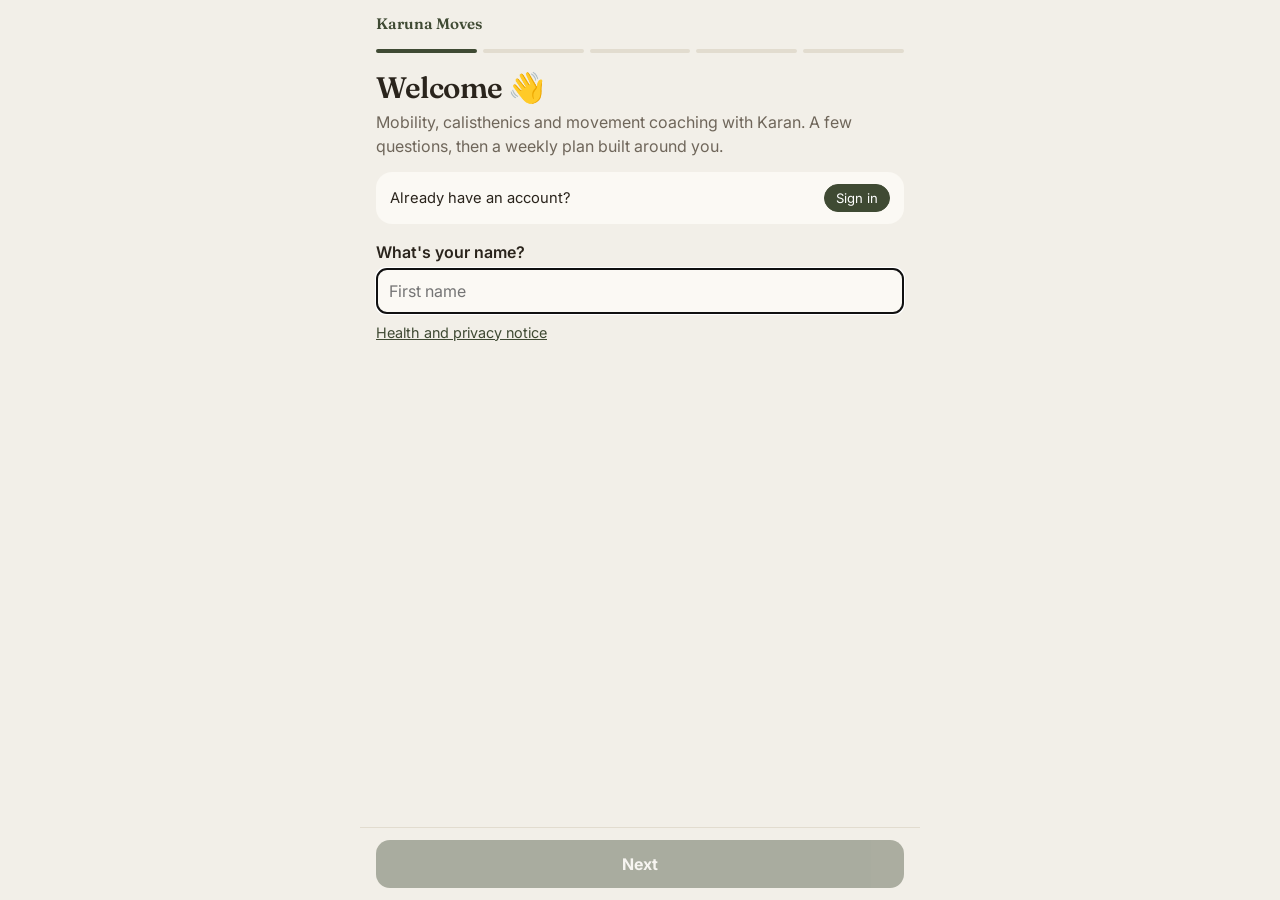
<file: index.html>
<!doctype html>
<html lang="en">
  <head>
    <meta charset="UTF-8" />
    <link rel="icon" type="image/svg+xml" href="/icon.svg" />
    <link rel="apple-touch-icon" href="/apple-touch-icon.png" />
    <meta name="viewport" content="width=device-width, initial-scale=1.0, viewport-fit=cover" />
    <meta name="theme-color" content="#f2efe8" media="(prefers-color-scheme: light)" />
    <meta name="theme-color" content="#1a1813" media="(prefers-color-scheme: dark)" />
    <meta name="apple-mobile-web-app-capable" content="yes" />
    <meta name="apple-mobile-web-app-title" content="Karuna Moves" />
    <meta name="description" content="Mobility, calisthenics and movement coaching with Karan." />
    <link rel="preconnect" href="https://fonts.googleapis.com" />
    <link rel="preconnect" href="https://fonts.gstatic.com" crossorigin />
    <link href="https://fonts.googleapis.com/css2?family=Fraunces:opsz,wght@9..144,500;9..144,600&family=Inter:wght@400;500;600;700&display=swap" rel="stylesheet" />
    <title>Karuna Moves · Mobility &amp; strength with Karan</title>
    <script type="module" crossorigin src="/assets/main-8lAE8HbP.js"></script>
    <link rel="modulepreload" crossorigin href="/assets/contact-DsZdrJ_T.js">
    <link rel="modulepreload" crossorigin href="/assets/Notice-Btbx4BNP.js">
    <link rel="stylesheet" crossorigin href="/assets/contact-00W9OHbk.css">
  <link rel="manifest" href="/manifest.webmanifest"><script id="vite-plugin-pwa:register-sw" src="/registerSW.js"></script></head>
  <body>
    <div id="root"></div>
  </body>
</html>
</file>
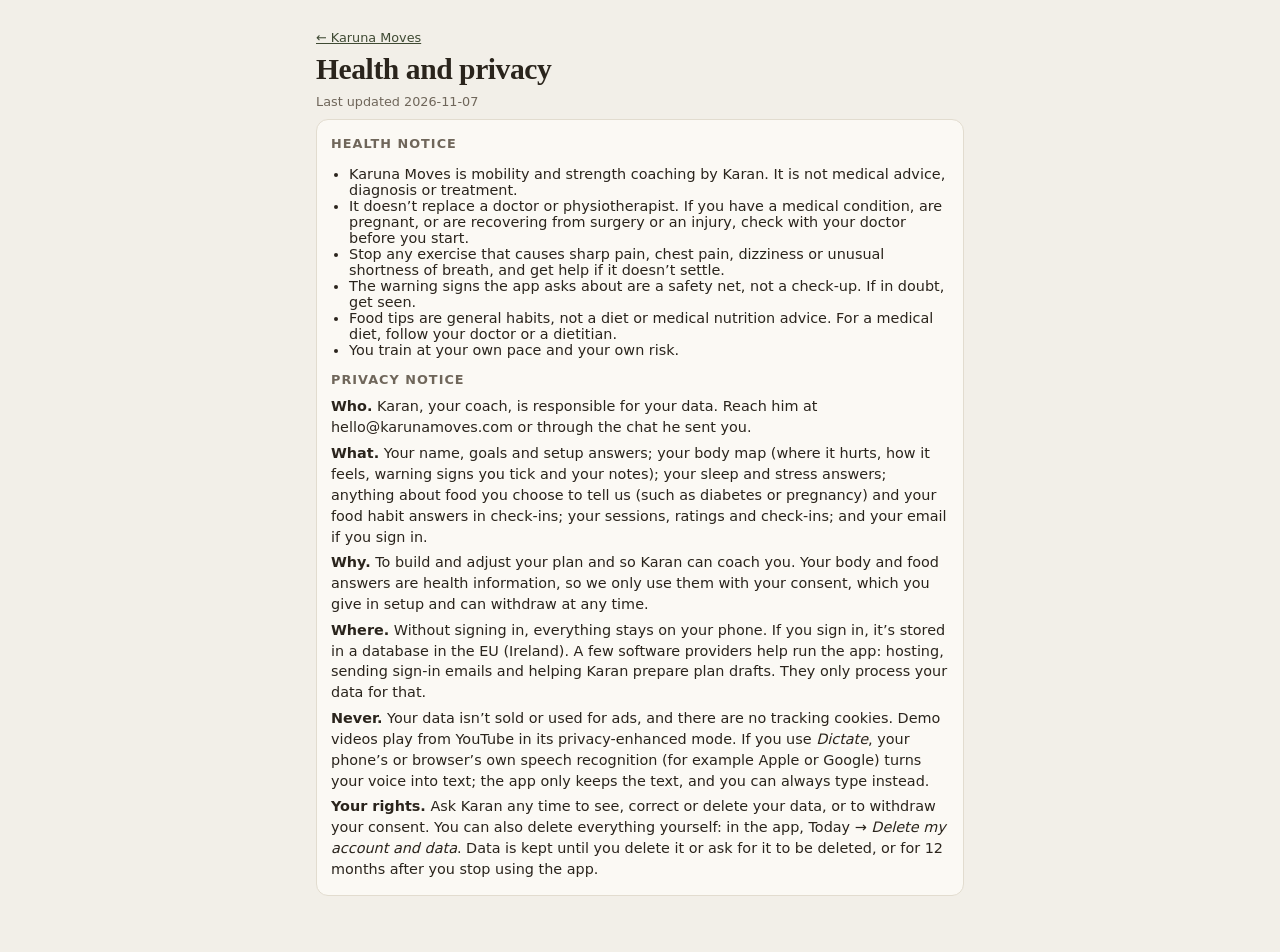
<file: privacy/index.html>
<!doctype html>
<html lang="en">
  <head>
    <meta charset="UTF-8" />
    <link rel="icon" type="image/svg+xml" href="/icon.svg" />
    <meta name="viewport" content="width=device-width, initial-scale=1.0" />
    <meta name="theme-color" content="#f2efe8" />
    <meta name="description" content="Health and privacy notice for the Karuna Moves app." />
    <title>Privacy · Karuna Moves</title>
    <script type="module" crossorigin src="/assets/privacy-CG-A6tI9.js"></script>
    <link rel="modulepreload" crossorigin href="/assets/contact-DsZdrJ_T.js">
    <link rel="modulepreload" crossorigin href="/assets/Notice-Btbx4BNP.js">
    <link rel="stylesheet" crossorigin href="/assets/contact-00W9OHbk.css">
  <link rel="manifest" href="/manifest.webmanifest"><script id="vite-plugin-pwa:register-sw" src="/registerSW.js"></script></head>
  <body>
    <div id="root"></div>
  </body>
</html>
</file>
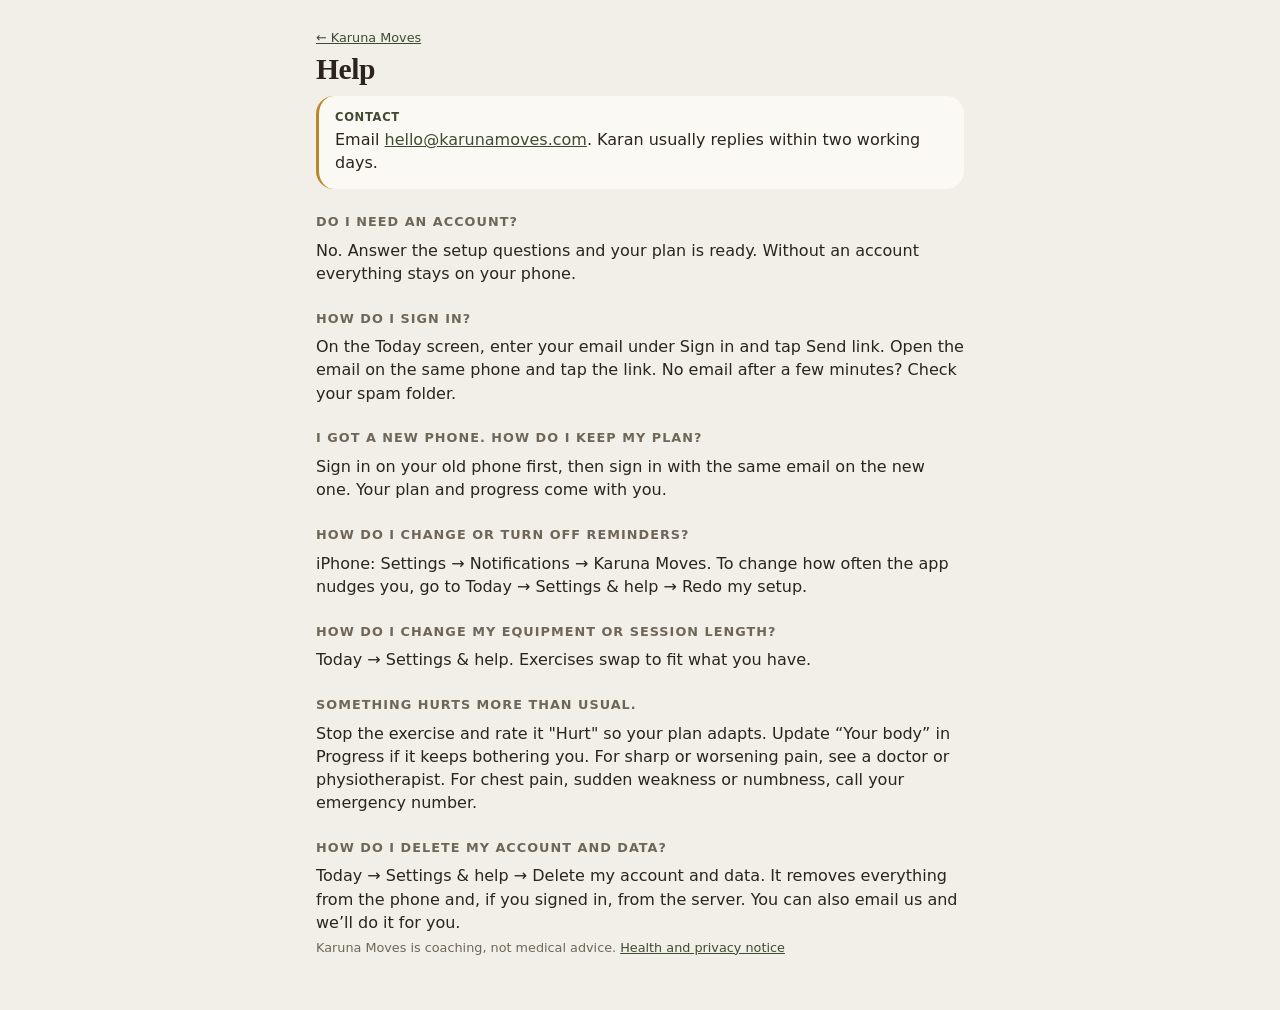
<file: support/index.html>
<!doctype html>
<html lang="en">
  <head>
    <meta charset="UTF-8" />
    <link rel="icon" type="image/svg+xml" href="/icon.svg" />
    <meta name="viewport" content="width=device-width, initial-scale=1.0" />
    <meta name="theme-color" content="#f2efe8" />
    <meta name="description" content="Help and contact for the Karuna Moves app." />
    <title>Help · Karuna Moves</title>
    <script type="module" crossorigin src="/assets/support-CY7jd22D.js"></script>
    <link rel="modulepreload" crossorigin href="/assets/contact-DsZdrJ_T.js">
    <link rel="stylesheet" crossorigin href="/assets/contact-00W9OHbk.css">
  <link rel="manifest" href="/manifest.webmanifest"><script id="vite-plugin-pwa:register-sw" src="/registerSW.js"></script></head>
  <body>
    <div id="root"></div>
  </body>
</html>
</file>
<file: assets/contact-00W9OHbk.css>
:root{--bg: #f2efe8;--surface: #fbf9f4;--text: #2a241c;--muted: #6f665a;--line: #e2dccf;--accent: #3f4a33;--accent-soft: #e6e9dc;--gold: #b8862b;--mobility: #5c6b4a;--run: #a8603a;--gym: #3f5a73;--shoulder: #3f5a73;--knee: #a8603a;--ok: #5c7a3a;--mid: #c9962b;--bad: #b23a2e;font-family:Inter,system-ui,-apple-system,Segoe UI,sans-serif;color:var(--text);background:var(--bg);-webkit-font-smoothing:antialiased}@media(prefers-color-scheme:dark){:root{--bg: #1a1813;--surface: #24211b;--text: #efe9dc;--muted: #a69d8d;--line: #36322a;--accent: #b5c49a;--accent-soft: #2c3324;--gold: #e0b04f;--mobility: #a3b585;--run: #e09a6c;--gym: #9db3cc;--shoulder: #9db3cc;--knee: #e09a6c;--ok: #95b46f;--mid: #e0b04f;--bad: #e07a6e}}*{box-sizing:border-box}body{margin:0;background:var(--bg)}button{font:inherit;color:inherit;background:none;border:0;cursor:pointer;padding:0;text-align:left}input,textarea{font:inherit;color:inherit}a{color:var(--accent)}h1{font-size:1.6rem;margin:.2rem 0 .4rem;letter-spacing:-.02em}h2{font-size:.8rem;text-transform:uppercase;letter-spacing:.08em;color:var(--muted);margin:1.6rem 0 .6rem}h3{margin:0 0 .5rem;font-size:1rem}p{margin:.3rem 0;line-height:1.45}.muted{color:var(--muted)}.small{font-size:.8rem}.app{max-width:560px;margin:0 auto;min-height:100vh;padding-bottom:calc(80px + env(safe-area-inset-bottom))}.brand{padding:calc(14px + env(safe-area-inset-top)) 16px 0;font-weight:700;font-size:.85rem;color:var(--accent);letter-spacing:.02em}main{padding:0 16px}.screen,.session{padding-bottom:24px}.tabs{position:fixed;bottom:0;left:0;right:0;display:flex;justify-content:center;background:var(--surface);border-top:1px solid var(--line);padding-bottom:env(safe-area-inset-bottom);z-index:10}.tabs button{flex:1;max-width:112px;display:flex;flex-direction:column;align-items:center;gap:2px;padding:10px 0;font-size:.7rem;color:var(--muted)}.tabs button.on{color:var(--accent);font-weight:600}.tab-icon{font-size:1.15rem;line-height:1}.hello{margin:12px 0 16px}.phase{display:inline-block;background:var(--accent-soft);color:var(--accent);font-size:.78rem;font-weight:600;padding:4px 10px;border-radius:99px}.coach-note{background:var(--surface);border:1px solid var(--line);border-left:4px solid var(--gold);border-radius:12px;padding:12px 14px}.coach-label{font-size:.72rem;font-weight:700;text-transform:uppercase;letter-spacing:.06em;color:var(--accent)}.week-meter{margin-top:14px;display:grid;grid-template-columns:1fr auto;gap:6px;align-items:center}.week-meter .progress-bar{grid-column:1 / -1}.more{display:block;margin:10px 0;font-size:.9rem}.rules{margin-top:24px;background:var(--surface);border:1px solid var(--line);border-radius:12px;padding:14px}.progress-bar{height:6px;border-radius:99px;background:var(--line);overflow:hidden}.progress-bar span{display:block;height:100%;background:var(--gold);border-radius:99px;transition:width .3s}.card{display:flex;flex-direction:column;gap:4px;width:100%;background:var(--surface);border:1px solid var(--line);border-radius:14px;padding:14px;margin-bottom:10px;transition:transform .1s}.card:active{transform:scale(.99)}.card-title{font-weight:650;font-size:1.02rem}.card .muted{font-size:.85rem}.card-status{font-size:.85rem;font-weight:600;color:var(--accent);margin-top:4px}.session-card.done{opacity:.75}.session-card.done .card-status{color:var(--ok)}.kind-badge{align-self:flex-start;font-size:.68rem;font-weight:700;text-transform:uppercase;letter-spacing:.08em;padding:2px 8px;border-radius:99px;color:#fff}.kind-badge.mobility{background:var(--mobility)}.kind-badge.run{background:var(--run)}.kind-badge.gym{background:var(--gym)}@media(prefers-color-scheme:dark){.kind-badge{color:#111}}.week-head{display:flex;align-items:center;justify-content:space-between;gap:8px;margin:10px 0 16px;text-align:center}.ghost{width:40px;height:40px;border-radius:99px;border:1px solid var(--line);text-align:center;background:var(--surface)}.day{display:grid;grid-template-columns:44px 1fr;gap:10px;margin-bottom:4px}.day-label{display:flex;flex-direction:column;padding-top:14px;font-size:.85rem}.day.is-today .day-label strong{color:var(--accent)}.back{margin:10px 0;color:var(--accent);font-weight:600}.session-head{margin-bottom:8px}.session-head .muted{font-size:.88rem;margin-bottom:10px}.tip{background:var(--accent-soft);border-radius:10px;padding:10px 12px;font-size:.9rem}.install-hint{margin-bottom:12px}.install-hint p{margin:4px 0 8px}.row{background:var(--surface);border:1px solid var(--line);border-radius:12px;margin-bottom:8px;padding:10px 12px}.row-main{display:flex;align-items:center;gap:10px}.row.done .ex-name{text-decoration:line-through;color:var(--muted)}.check{flex:none;width:28px;height:28px;border-radius:8px;border:2px solid var(--line);display:grid;place-items:center;font-weight:800;color:#fff;text-align:center}.row.done .check{background:var(--accent);border-color:var(--accent)}.row-text{flex:1;display:flex;flex-direction:column;min-width:0}.row-text.lib{flex-direction:row;justify-content:space-between;width:100%;padding:4px 0}.ex-name{font-weight:600}.ex-dose{font-size:.85rem;color:var(--muted)}.ex-note{font-size:.8rem;color:var(--run)}.chev{flex:none;width:28px;height:28px;text-align:center;font-size:1.2rem;color:var(--muted)}.chip{border:1px solid var(--line);border-radius:99px;padding:5px 11px;font-size:.82rem;background:var(--surface);white-space:nowrap}.chip.on{background:var(--accent);border-color:var(--accent);color:#fff}.chip.timer{font-weight:600;color:var(--accent);border-color:var(--accent)}.chip.timer.running{background:var(--accent);color:#fff;font-variant-numeric:tabular-nums}.chip.timer.finished{background:var(--ok);border-color:var(--ok)}.load{width:100%;margin-top:8px;padding:8px 10px;border:1px solid var(--line);border-radius:8px;background:var(--bg);font-size:.88rem}.detail{border-top:1px solid var(--line);margin-top:10px;padding-top:10px;font-size:.9rem}.why{font-style:italic}.cues{padding-left:18px;margin:8px 0}.cues li{margin:3px 0}.scale{font-size:.86rem}.tag{display:inline-block;font-size:.7rem;font-weight:700;padding:1px 7px;border-radius:6px;color:#fff;margin-right:4px}.tag.easy{background:var(--ok)}.tag.mid{background:var(--mid)}.tag.hard{background:var(--bad)}.detail-foot{display:flex;justify-content:space-between;align-items:center;gap:8px;margin-top:8px;flex-wrap:wrap}.regions{display:flex;gap:4px;flex-wrap:wrap}.region{font-size:.72rem;background:var(--bg);border:1px solid var(--line);padding:1px 7px;border-radius:99px;color:var(--muted)}.finish textarea,.screen textarea{width:100%;min-height:80px;padding:10px;border:1px solid var(--line);border-radius:10px;background:var(--surface);margin:6px 0;resize:vertical}.scale-input{margin-bottom:14px}.scale-label{display:flex;justify-content:space-between;font-size:.9rem;margin-bottom:6px}.scale-buttons{display:flex;gap:4px}.dot{flex:1;min-width:0;height:34px;border-radius:8px;border:1px solid var(--line);background:var(--surface);text-align:center;font-size:.82rem;font-variant-numeric:tabular-nums}.dot.on{background:var(--ok);border-color:var(--ok);color:#fff}.dot.mid.on{background:var(--mid);border-color:var(--mid)}.dot.high.on{background:var(--bad);border-color:var(--bad)}.hint{font-size:.82rem;color:var(--muted)}.primary{display:block;width:100%;text-align:center;background:var(--accent);color:#fff;font-weight:700;padding:14px;border-radius:12px;margin-top:10px}@media(prefers-color-scheme:dark){.primary,.chip.on,.chip.timer.running,.dot.on,.row.done .check{color:#111}}.completed{text-align:center;padding:14px;font-weight:700;color:var(--ok)}.link{color:var(--accent);text-decoration:underline}.stats{display:grid;grid-template-columns:repeat(4,1fr);gap:8px}.stat{background:var(--surface);border:1px solid var(--line);border-radius:12px;padding:10px;text-align:center;display:flex;flex-direction:column}.stat strong{font-size:1.5rem}.stat span{font-size:.75rem;color:var(--muted)}.bars{display:grid;grid-template-columns:repeat(8,1fr);gap:6px}.bar-col{display:flex;flex-direction:column;align-items:center;gap:2px}.bar-track{width:100%;height:90px;background:var(--line);border-radius:6px;display:flex;align-items:flex-end;overflow:hidden}.bar{width:100%;background:var(--accent)}.bar-n{font-size:.8rem;font-weight:700}.bar-label{font-size:.62rem;color:var(--muted);white-space:nowrap}.spark{width:100%;height:80px;background:var(--surface);border:1px solid var(--line);border-radius:10px}.spark-guide{stroke:var(--muted);stroke-dasharray:4 4;stroke-width:1;vector-effect:non-scaling-stroke}.history{display:flex;flex-direction:column;padding:10px 0;border-bottom:1px solid var(--line);font-size:.9rem}.history-note{font-style:italic;margin-top:2px}.rate{display:block;margin:12px 0}.rate>span{display:block;font-size:.9rem;margin-bottom:6px}.status{color:var(--ok);font-weight:600;text-align:center}.preview{white-space:pre-wrap;background:var(--surface);border:1px solid var(--line);border-radius:10px;padding:12px;font-size:.8rem;overflow-x:auto}.region-filter{display:flex;gap:6px;flex-wrap:wrap;margin:12px 0 16px}.previous{display:block;font-size:.78rem;color:var(--muted);margin-top:4px}.guided{position:fixed;top:0;right:0;bottom:0;left:0;z-index:20;background:var(--bg);display:flex;flex-direction:column;padding:calc(14px + env(safe-area-inset-top)) 16px calc(16px + env(safe-area-inset-bottom));max-width:560px;margin:0 auto}.guided-top{display:flex;justify-content:space-between;margin-bottom:10px}.guided-body{flex:1;overflow-y:auto;padding-top:24px}.guided-block{text-transform:uppercase;letter-spacing:.08em;font-size:.75rem;color:var(--accent);font-weight:700}.guided-name{font-size:2rem;line-height:1.15}.guided-dose{font-size:1.3rem;font-weight:600;color:var(--muted)}.guided-timer{margin:18px 0}.guided-timer .chip{font-size:1.4rem;padding:12px 22px}.guided-actions{display:grid;grid-template-columns:64px 1fr 64px;gap:8px;align-items:center}.guided-actions .primary{margin:0}.ghost.wide{width:auto;height:48px;border-radius:12px;font-size:.85rem}.ghost:disabled{opacity:.35}.card.rest{border-style:dashed;color:var(--muted)}.card.rest .card-title{color:var(--text)}.style-tag{font-size:.7rem;font-weight:500;color:var(--muted);margin-left:4px}.goals{margin-top:10px;background:var(--surface);border:1px solid var(--line);border-radius:12px;padding:12px 14px}.goals ul{margin:6px 0 0;padding-left:18px}.goals li{margin:2px 0}.kind-badge.yoga{background:#8a5a7a}.kind-badge.home{background:#6f665a}@media(prefers-color-scheme:dark){.kind-badge.yoga{background:#c9a0bf}.kind-badge.home{background:#b8ae9d}}.session-card{padding:0}.card-main{display:flex;flex-direction:column;gap:4px;width:100%;padding:14px}.alt-link{width:100%;border-top:1px dashed var(--line);padding:10px 14px;font-size:.85rem;color:var(--muted)}.alt-link:hover{color:var(--accent)}.length-picker{margin-top:10px;background:var(--surface);border:1px solid var(--line);border-radius:12px;padding:12px 14px}.length-options{display:flex;gap:6px;flex-wrap:wrap;margin-top:8px}.scaled-note{font-size:.82rem;color:var(--muted);margin-bottom:8px}.adapt{font-size:.8rem;margin:6px 0 0;padding:6px 8px;border-radius:8px;background:var(--bg)}.adapt.swap{color:var(--gym)}.adapt.progress{color:var(--ok)}.adapt.regress{color:var(--run)}.adapt.weak{color:var(--mobility)}.rate-row{display:flex;align-items:center;gap:6px;margin-top:8px;flex-wrap:wrap;font-size:.8rem;color:var(--muted)}.rate-row .chip{padding:3px 10px;font-size:.78rem}.rate-row .chip.rate-hard.on{background:var(--mid);border-color:var(--mid)}.rate-row .chip.rate-pain.on{background:var(--bad);border-color:var(--bad)}.kit-options{display:flex;gap:6px;flex-wrap:wrap;margin-top:8px}.demo{margin-bottom:10px;border-radius:10px;overflow:hidden;background:#000;aspect-ratio:9 / 16;max-height:320px;display:flex;justify-content:center}.demo.large{max-height:42vh;margin:0 0 14px}.demo.wide{aspect-ratio:16 / 9;max-height:none}.demo video,.demo iframe{width:100%;height:100%;object-fit:contain;border:0}.has-video{font-size:.8em}.demo{position:relative}.demo-ai{position:absolute;left:8px;top:8px;font-size:.7rem;font-weight:600;color:#fff;background:#0000008c;padding:2px 8px;border-radius:99px;pointer-events:none}.onboarding{padding-top:8px;padding-bottom:110px}.steps{display:flex;gap:6px;margin:8px 0 18px}.steps span{flex:1;height:4px;border-radius:99px;background:var(--line)}.steps span.done,.steps span.on{background:var(--accent)}.field{display:block;margin:18px 0 10px}.field span{display:block;font-weight:600;margin-bottom:6px}.field input{width:100%;padding:12px;border:1px solid var(--line);border-radius:10px;background:var(--surface);font-size:1rem}.choice-grid{display:grid;grid-template-columns:1fr 1fr;gap:8px;margin:12px 0}.choice{border:1.5px solid var(--line);border-radius:12px;padding:12px;background:var(--surface);font-weight:600;font-size:.92rem;display:flex;align-items:center;gap:8px}.choice b{display:inline-grid;place-items:center;width:20px;height:20px;border-radius:99px;background:var(--accent);color:#fff;font-size:.72rem;flex:none}.choice.on{border-color:var(--accent);background:var(--accent-soft);color:var(--accent)}.choice.wide{width:100%;flex-direction:column;align-items:flex-start;gap:2px;margin-bottom:8px}.choice.wide small{font-weight:400;color:var(--muted)}.preview-day{display:grid;grid-template-columns:44px 1fr;gap:10px;padding:10px 0;border-bottom:1px solid var(--line);align-items:center;font-size:.92rem}.onboarding-actions{position:fixed;left:0;right:0;bottom:0;display:flex;gap:8px;padding:12px 16px calc(12px + env(safe-area-inset-bottom));background:var(--bg);border-top:1px solid var(--line);max-width:560px;margin:0 auto}.onboarding-actions .primary{margin:0;flex:1}.onboarding-actions .ghost.wide{padding:0 18px}.primary:disabled{opacity:.4}.account{margin-bottom:10px}.account-row{display:flex;gap:6px;margin:8px 0}.account-row input{flex:1;min-width:0;padding:8px 10px;border:1px solid var(--line);border-radius:8px;background:var(--bg);font-size:.95rem}.error{color:var(--bad)}a.chip{text-decoration:none;color:inherit}.coach-card{padding:14px;gap:8px}.coach-card-head{display:flex;justify-content:space-between;gap:8px;flex-wrap:wrap;align-items:baseline}.coach-stats{display:flex;gap:14px;flex-wrap:wrap;font-size:.88rem}.coach-draft{border:1.5px solid var(--accent);border-radius:10px;padding:10px 12px;background:var(--accent-soft)}.coach-week{font-size:.85rem;display:grid;gap:2px;margin:6px 0}.coach-card details{font-size:.9rem}.coach-card summary{cursor:pointer;color:var(--accent)}.guided-rate{display:flex;align-items:center;gap:6px;flex-wrap:wrap;margin:0 0 10px;font-size:.85rem;color:var(--muted)}.guided-rate .chip{padding:8px 14px;font-size:.9rem}.guided-rate .chip.rate-hard.on{background:var(--mid);border-color:var(--mid)}.guided-rate .chip.rate-pain.on{background:var(--bad);border-color:var(--bad)}.guided-rate{display:grid;grid-template-columns:repeat(4,1fr);gap:6px}.guided-rate>span{grid-column:1 / -1}.guided-rate .chip{text-align:center;padding:10px 0}.body-figures{display:grid;grid-template-columns:1fr 1fr;gap:8px;max-width:420px;margin:0 auto}.body-figure{margin:0;text-align:center}.body-figure svg{width:100%;height:auto;max-height:52vh;touch-action:manipulation}.body-figure figcaption{font-size:.75rem;font-weight:600;color:var(--muted);text-transform:uppercase;letter-spacing:.06em}.body-shape>*{fill:var(--line)}.body-spine{stroke:var(--surface);stroke-width:1.5}.body-hit{fill:var(--accent);fill-opacity:.1;stroke:var(--accent);stroke-opacity:.35;stroke-width:1;cursor:pointer;-webkit-tap-highlight-color:transparent}.body-hit.on{fill:var(--bad);stroke:var(--bad);stroke-opacity:1}.body-hit:focus{outline:none}.body-hit:focus-visible{stroke-width:2.5;stroke-opacity:1}.mark-chips{margin-top:10px}.mark-editor{background:var(--surface);border:1px solid var(--line);border-radius:12px;padding:12px 14px;margin-top:10px;display:grid;gap:8px}.mark-editor-head{display:flex;justify-content:space-between;align-items:baseline}.mark-editor .coach-label{margin-top:4px}.body-summary{display:grid;gap:10px;margin:12px 0}.body-item{background:var(--surface);border:1px solid var(--line);border-radius:12px;padding:12px 14px;font-size:.9rem}.body-item h3{margin:0 0 6px;font-size:1rem}.body-item ul{margin:4px 0 8px;padding-left:18px}.body-item.flag{border-left:4px solid var(--bad)}.flag-list .choice{text-align:left}textarea.describe{width:100%;min-height:84px;font:inherit;padding:10px 12px;border-radius:10px;border:1px solid var(--line);background:var(--surface);color:var(--text);resize:vertical;box-sizing:border-box}.center{text-align:center}.anatomy{margin-top:8px;border-top:1px solid var(--line);padding-top:8px}.anatomy summary{font-size:.85rem;font-weight:600;color:var(--accent);cursor:pointer}.anatomy-part ul{margin:2px 0 6px;padding-left:18px}.side-check{margin-top:12px;border:1px solid var(--line);border-radius:12px;padding:10px 12px;background:var(--surface)}.side-check summary{font-weight:600;cursor:pointer}.side-test{margin-top:12px}.side-test p{margin:2px 0 6px}.side-inputs{display:grid;grid-template-columns:1fr 1fr;gap:8px}.side-inputs label{display:flex;align-items:center;gap:8px;font-size:.9rem;color:var(--muted)}.side-inputs input{width:100%;min-width:0;padding:8px 10px;border:1px solid var(--line);border-radius:8px;background:var(--bg)}.pattern{margin-top:12px}.pattern h3{margin:0 0 4px;font-size:1rem}.tip.warn{border-left:3px solid var(--gold)}.consent{display:flex;gap:10px;align-items:flex-start;margin:16px 0 4px;font-size:.9rem}.consent input{margin-top:3px;width:18px;height:18px;flex:none;accent-color:var(--accent)}.notice{background:var(--surface);border:1px solid var(--line);border-radius:12px;padding:4px 14px 10px;margin:8px 0;font-size:.9rem}.notice h2{margin-top:12px}.notice ul{padding-left:18px}.link.danger,.chip.danger{color:var(--bad)}.chip.danger{border-color:var(--bad)}.delete-data{margin-top:8px}.privacy-page{max-width:680px;margin:0 auto;padding:24px 16px 48px}.level-input{width:120px;padding:8px 10px;border:1px solid var(--line);border-radius:8px;background:var(--bg)}:root{--serif: "Fraunces", Georgia, serif;--radius: 18px;--on-accent: #f7f3ea}.serif,h1{font-family:var(--serif);font-weight:600;letter-spacing:-.015em}h1{font-size:1.85rem;line-height:1.15}h2.section{font-family:var(--serif);text-transform:none;letter-spacing:-.01em;font-size:1.15rem;color:var(--text);font-weight:600;margin:1.8rem 0 .4rem}.brand{font-family:var(--serif);font-weight:600;font-size:.95rem;letter-spacing:0}.hello{display:flex;align-items:center;justify-content:space-between;gap:12px;margin-bottom:6px}.hello h1{margin:2px 0 0}.ring{--p: 0%;flex:none;width:54px;height:54px;border-radius:50%;background:conic-gradient(var(--gold) var(--p),var(--line) 0);display:grid;place-items:center}.ring span{width:42px;height:42px;border-radius:50%;background:var(--bg);display:grid;place-items:center;font-size:.8rem;font-weight:700}.hero-card{background:var(--accent);color:var(--on-accent);border-radius:22px;padding:18px;margin:14px 0 10px}.hero-card .eyebrow{font-size:.7rem;letter-spacing:.1em;text-transform:uppercase;opacity:.75}.hero-card h3{font-size:1.45rem;margin:4px 0 2px;line-height:1.2}.hero-meta{margin:0;opacity:.8;font-size:.9rem}.hero-btn{display:block;width:100%;text-align:center;background:var(--gold);color:#2a241c;font-weight:700;padding:13px;border-radius:14px;margin-top:14px;font-size:1rem}.hero-btn.quiet{background:#ffffff24;color:var(--on-accent)}.hero-alt{display:block;margin-top:10px;font-size:.85rem;opacity:.85;color:var(--on-accent)}.hero-card.done{opacity:.9}.rest-card{display:flex;flex-direction:column;gap:4px;background:var(--surface);border-radius:var(--radius);padding:16px;margin:14px 0 10px}.rest-card .serif{font-size:1.2rem}.coach-msg,.nudge{display:flex;gap:12px;align-items:flex-start;width:100%;text-align:left;background:var(--surface);border-radius:var(--radius);padding:14px;margin:10px 0;font-size:.92rem;line-height:1.45}.coach-msg>span:last-child{display:flex;flex-direction:column;gap:4px}.coach-msg .msg-text{display:-webkit-box;-webkit-line-clamp:3;-webkit-box-orient:vertical;overflow:hidden}.coach-msg.open .msg-text{-webkit-line-clamp:unset;display:block}.nudge{border:1px solid var(--gold)}.nudge p{margin:0 0 4px}.avatar{flex:none;width:34px;height:34px;border-radius:50%;background:var(--gold);color:#2a241c;display:grid;place-items:center;font-family:var(--serif);font-weight:600}.session-row{display:flex;align-items:center;gap:12px;width:100%;text-align:left;background:var(--surface);border-radius:16px;padding:13px 14px;margin-bottom:8px;transition:transform .15s}.session-row:active{transform:scale(.99)}.session-row.paused{opacity:.6}.session-row .row-main{flex:1;min-width:0;display:flex;flex-direction:column;align-items:flex-start;gap:6px;text-align:left}.row-title{font-weight:600;font-size:.98rem}.row-tags{display:flex;gap:6px;flex-wrap:wrap}.tag-pill{font-size:.72rem;padding:2px 9px;border-radius:99px;background:var(--bg);color:var(--muted)}.tag-pill.mobility{background:var(--accent-soft);color:var(--accent)}.tag-pill.strength{background:#f3e5c4;color:#7a5a12}.tag-pill.cardio{background:#f4ddd3;color:#8a4a2c}.tag-pill.flow{background:#e9dde6;color:#6d4a66}.check-dot{flex:none;width:24px;height:24px;border-radius:50%;border:2px solid var(--line);display:grid;place-items:center;font-size:.75rem;font-weight:800;color:var(--on-accent)}.check-dot.done{background:var(--accent);border-color:var(--accent)}.check-dot.started{border-color:var(--gold)}.week-head{display:flex;align-items:center;justify-content:space-between;gap:8px;margin-bottom:10px;text-align:center}.week-head h1{margin:0;font-size:1.6rem}.round{width:40px;height:40px;border-radius:50%;background:var(--surface);display:grid;place-items:center;font-size:1rem;flex:none}.week-list{display:flex;flex-direction:column;gap:4px}.week-day{display:grid;grid-template-columns:40px 1fr;gap:10px;align-items:center}.week-day .day-label{display:flex;flex-direction:column;align-items:center;line-height:1.1;color:var(--muted);font-size:.72rem}.week-day .day-label strong{font-size:1.1rem;color:var(--text);font-family:var(--serif)}.week-day.is-today .day-label strong,.week-day.is-today .day-label{color:var(--accent)}.week-day .session-row{margin-bottom:4px}.rest-label{display:block;padding:12px 14px;color:var(--muted);font-size:.9rem}.settings{margin-top:22px;border-top:1px solid var(--line);padding-top:10px}.settings>summary{cursor:pointer;font-weight:600;padding:8px 0;color:var(--muted)}.tiles{display:grid;grid-template-columns:repeat(auto-fit,minmax(130px,1fr));gap:10px;margin:14px 0}.tile{background:var(--surface);border-radius:16px;padding:12px 14px;display:flex;flex-direction:column;gap:2px}.tile strong{font-size:1.7rem}.tile small{font-size:.85rem;color:var(--muted);margin-left:1px}.face-rate{background:var(--surface);border-radius:16px;padding:12px 14px;margin-bottom:10px}.face-rate>span{font-weight:600;font-size:.9rem}.faces{display:flex;justify-content:space-between;margin-top:8px}.faces button{font-size:1.6rem;opacity:.35;transition:opacity .15s,transform .15s;padding:4px}.faces button.on{opacity:1;transform:scale(1.15)}.screen>textarea{width:100%;min-height:70px;font:inherit;padding:12px 14px;border-radius:16px;border:none;background:var(--surface);color:var(--text);margin-bottom:10px;resize:vertical}.primary{border-radius:14px}@media(prefers-color-scheme:dark){:root{--on-accent: #1a1813}.tag-pill.strength{background:#3a3220;color:#e0c27a}.tag-pill.cardio{background:#3d2a22;color:#e8a582}.tag-pill.flow{background:#342a33;color:#d4b0cc}.hero-card,.hero-meta,.hero-alt,.hero-card .eyebrow{color:#1a1813}.hero-btn.quiet{background:#0000001f;color:#1a1813}}.signin-choice{display:flex;align-items:center;justify-content:space-between;gap:10px;background:var(--surface);border-radius:16px;padding:12px 14px;margin:14px 0 6px;font-size:.92rem}.more-info{margin-top:8px}.more-info>summary{cursor:pointer;font-weight:600;font-size:.88rem;color:var(--accent);padding:4px 0;list-style:none}.more-info>summary:before{content:"+ "}.more-info[open]>summary:before{content:"– "}.body-item{background:var(--surface);border:none;border-radius:var(--radius)}.session-head h1{margin:6px 0 2px}.session .block h2{font-family:var(--serif);text-transform:none;letter-spacing:-.01em;font-size:1.05rem;color:var(--text);font-weight:600;margin:1.4rem 0 .5rem}.row{border:none;border-radius:16px;padding:12px 14px}.check{border-radius:50%;width:26px;height:26px}.row-text{text-align:left;gap:2px}.ex-name{font-size:.98rem}.has-video{color:var(--accent);font-weight:600;font-size:1em}.ex-tags{display:flex;flex-wrap:wrap;gap:6px;margin-top:4px}.ex-tags span{font-size:.72rem;padding:2px 8px;border-radius:99px;background:var(--bg);color:var(--muted)}.ex-why{margin:10px 0 0 36px;font-size:.85rem;color:var(--muted)}.ex-why p{margin:0 0 6px}.row.open{box-shadow:0 0 0 1.5px var(--accent-soft)}.tips{background:var(--surface);border-radius:14px;padding:6px 14px;margin:10px 0}html{-webkit-tap-highlight-color:transparent}.move-day{margin:4px 0 0;font:inherit;font-size:13px;color:var(--muted, #6b6b6b);background:transparent;border:0;padding:2px 0}@media(pointer:coarse){.move-day{font-size:16px!important}}.dictate{display:flex;align-items:center;gap:8px;flex-wrap:wrap;margin:-4px 0 12px}.swap{display:flex;flex-direction:column;gap:6px;padding:4px 0 8px;align-items:flex-start}@media(pointer:coarse){input,textarea,select{font-size:16px!important}}.fuel-card{display:flex;flex-direction:column;gap:4px;background:var(--surface);border-radius:var(--radius);padding:14px 16px;margin:10px 0;border-left:3px solid var(--gold)}.fuel-card p{margin:0}.food-checkin{margin:14px 0}.food-row{display:flex;flex-direction:column;gap:6px;margin:8px 0 12px}.fuel-guides{margin-bottom:8px}
</file>
